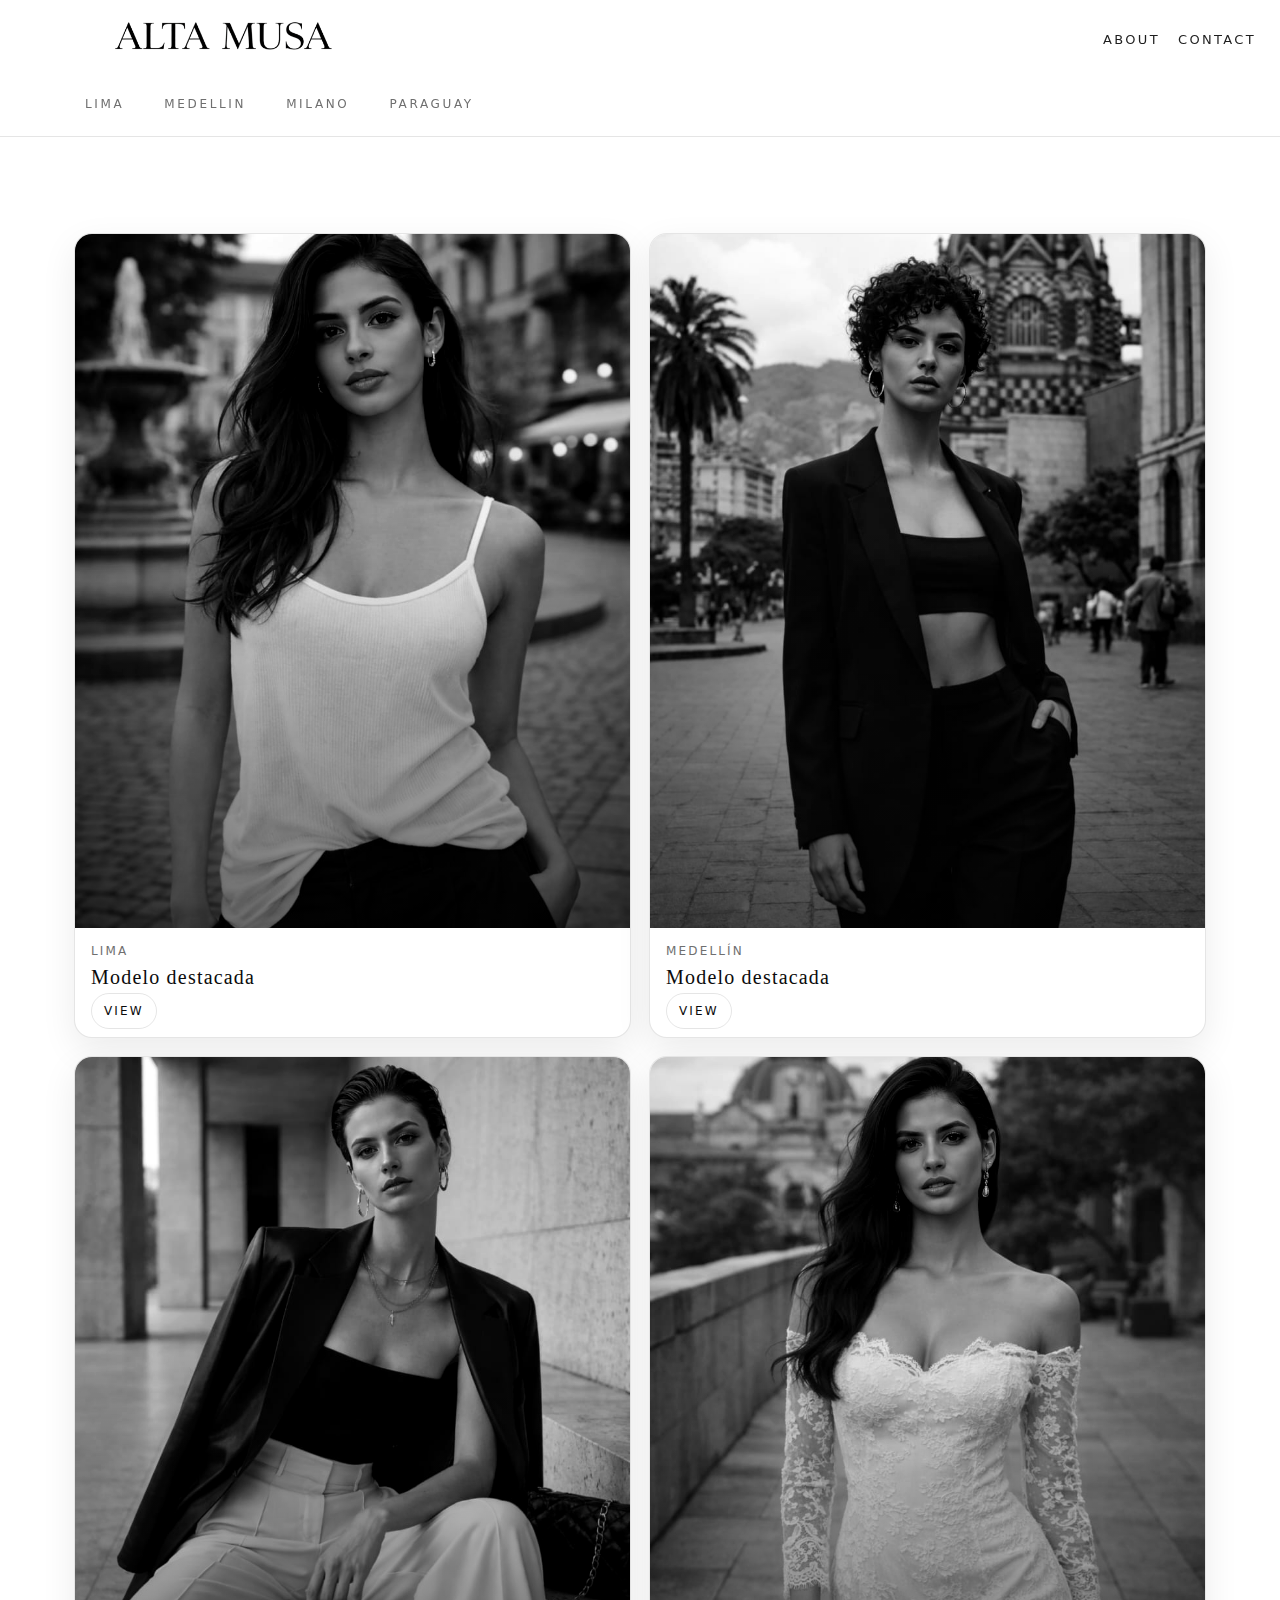
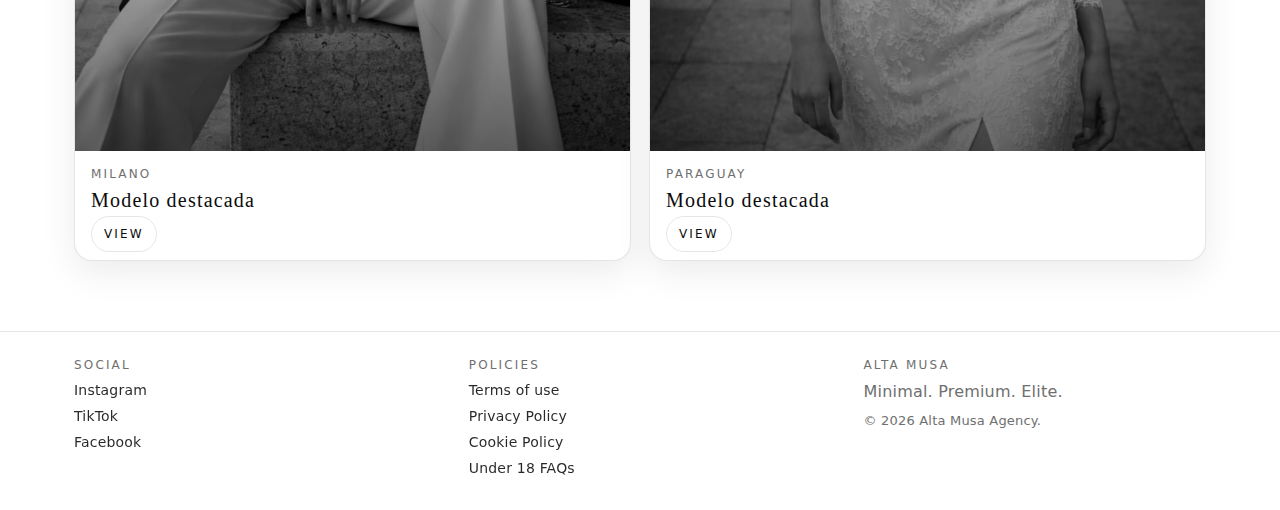
<file: index.html>
<!doctype html>
<html lang="es">
<head>
  <meta charset="utf-8" />
  <meta name="viewport" content="width=device-width,initial-scale=1" />
  <title>ALTA MUSA — Model Agency</title>
  <link rel="icon" type="image/png" href="/favicon.png">
  <link rel="stylesheet" href="css/styles.css" />
</head>
<body>
  <div class="page">
    <div id="header-slot"></div>

    <main>
      <section class="hero">
        <div class="container">
          
          
        </div>
      </section>

      <section class="models">
        <div class="container">
          <div class="grid">

            <article class="card">
              <div class="card-media">
                <img src="assets/img/placeholder1.jpeg" alt="Modelo destacada Lima" loading="lazy"
                     onerror="this.style.display='none';">
                <div class="card-overlay"></div>
              </div>
              <div class="card-body">
                <div class="card-title">Lima</div>
                <div class="card-name">Modelo destacada</div>
                <div style="margin-top:12px;">
                  <a class="card-cta" href="lima.html">View</a>
                </div>
              </div>
            </article>

            <article class="card">
              <div class="card-media">
                <img src="assets/img/placeholder2.jpeg" alt="Modelo destacada Medellín" loading="lazy"
                     onerror="this.style.display='none';">
                <div class="card-overlay"></div>
              </div>
              <div class="card-body">
                <div class="card-title">Medellín</div>
                <div class="card-name">Modelo destacada</div>
                <div style="margin-top:12px;">
                  <a class="card-cta" href="medellin.html">View</a>
                </div>
              </div>
            </article>

            <article class="card">
              <div class="card-media">
                <img src="assets/img/placeholder3.jpeg" alt="Modelo destacada Milano" loading="lazy"
                     onerror="this.style.display='none';">
                <div class="card-overlay"></div>
              </div>
              <div class="card-body">
                <div class="card-title">Milano</div>
                <div class="card-name">Modelo destacada</div>
                <div style="margin-top:12px;">
                  <a class="card-cta" href="milano.html">View</a>
                </div>
              </div>
            </article>

            <article class="card">
              <div class="card-media">
                <img src="assets/img/placeholder4.jpeg" alt="Modelo destacada Paraguay" loading="lazy"
                     onerror="this.style.display='none';">
                <div class="card-overlay"></div>
              </div>
              <div class="card-body">
                <div class="card-title">Paraguay</div>
                <div class="card-name">Modelo destacada</div>
                <div style="margin-top:12px;">
                  <a class="card-cta" href="paraguay.html">View</a>
                </div>
              </div>
            </article>

          </div>
        </div>
      </section>
    </main>

    <div id="footer-slot"></div>
  </div>

  <script src="js/main.js" defer></script>
</body>
</html>
</file>
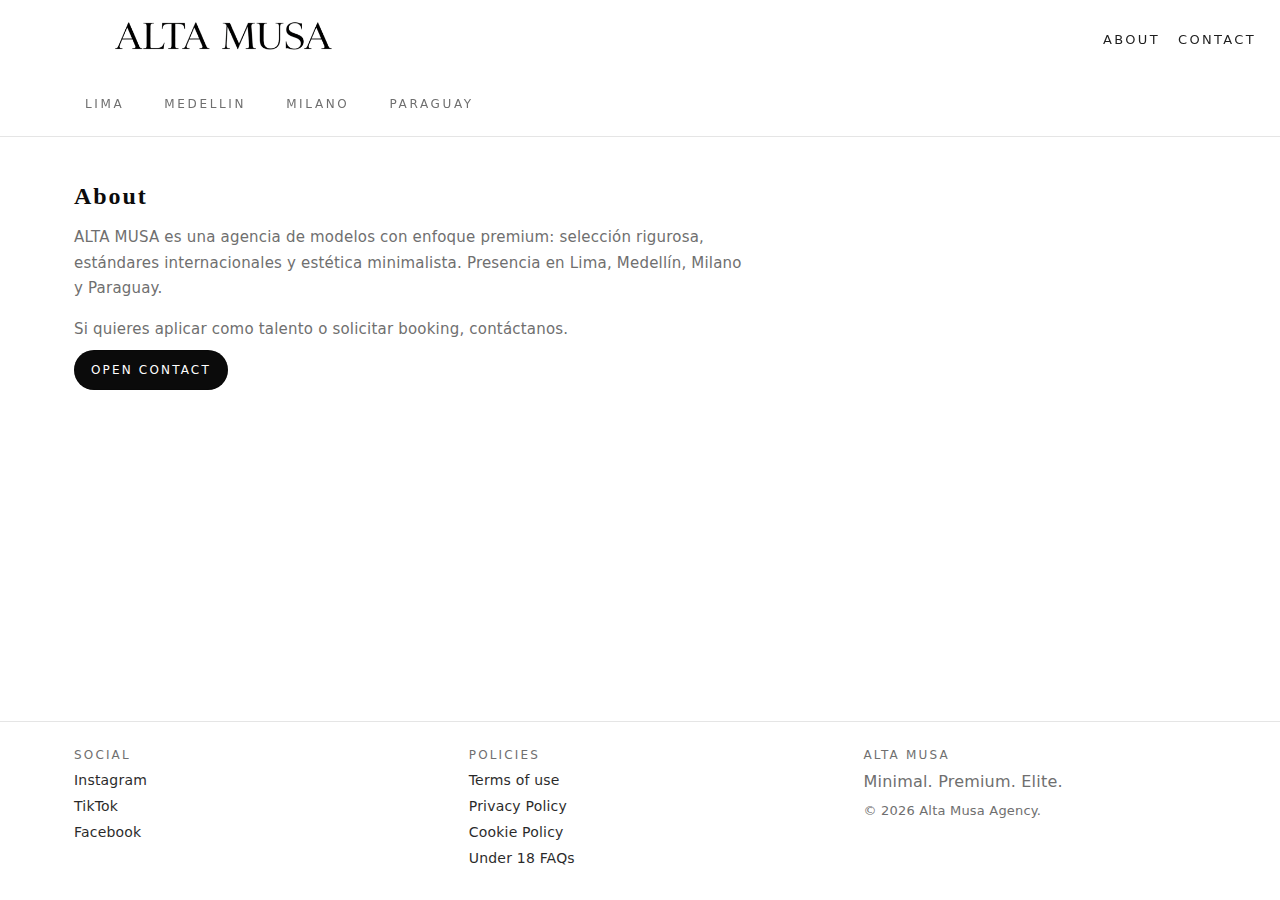
<file: about.html>
<!doctype html>
<html lang="es">
<head>
  <meta charset="utf-8" />
  <meta name="viewport" content="width=device-width,initial-scale=1" />
  <title>About — ALTA MUSA</title>
  <link rel="stylesheet" href="css/styles.css" />
</head>
<body>
  <div class="page">
    <div id="header-slot"></div>

    <main>
      <section class="page-section">
        <div class="container">
          <h2 class="page-title">About</h2>
          <p class="page-text">
            ALTA MUSA es una agencia de modelos con enfoque premium: selección rigurosa,
            estándares internacionales y estética minimalista. Presencia en Lima, Medellín,
            Milano y Paraguay.
          </p>
          <p class="page-text">
            Si quieres aplicar como talento o solicitar booking, contáctanos.
          </p>

          <div style="margin-top:18px;">
            <a class="btn" href="contact.html">Open Contact</a>
          </div>
        </div>
      </section>
    </main>

    <div id="footer-slot"></div>
  </div>

  <script src="js/main.js" defer></script>
</body>
</html>
</file>
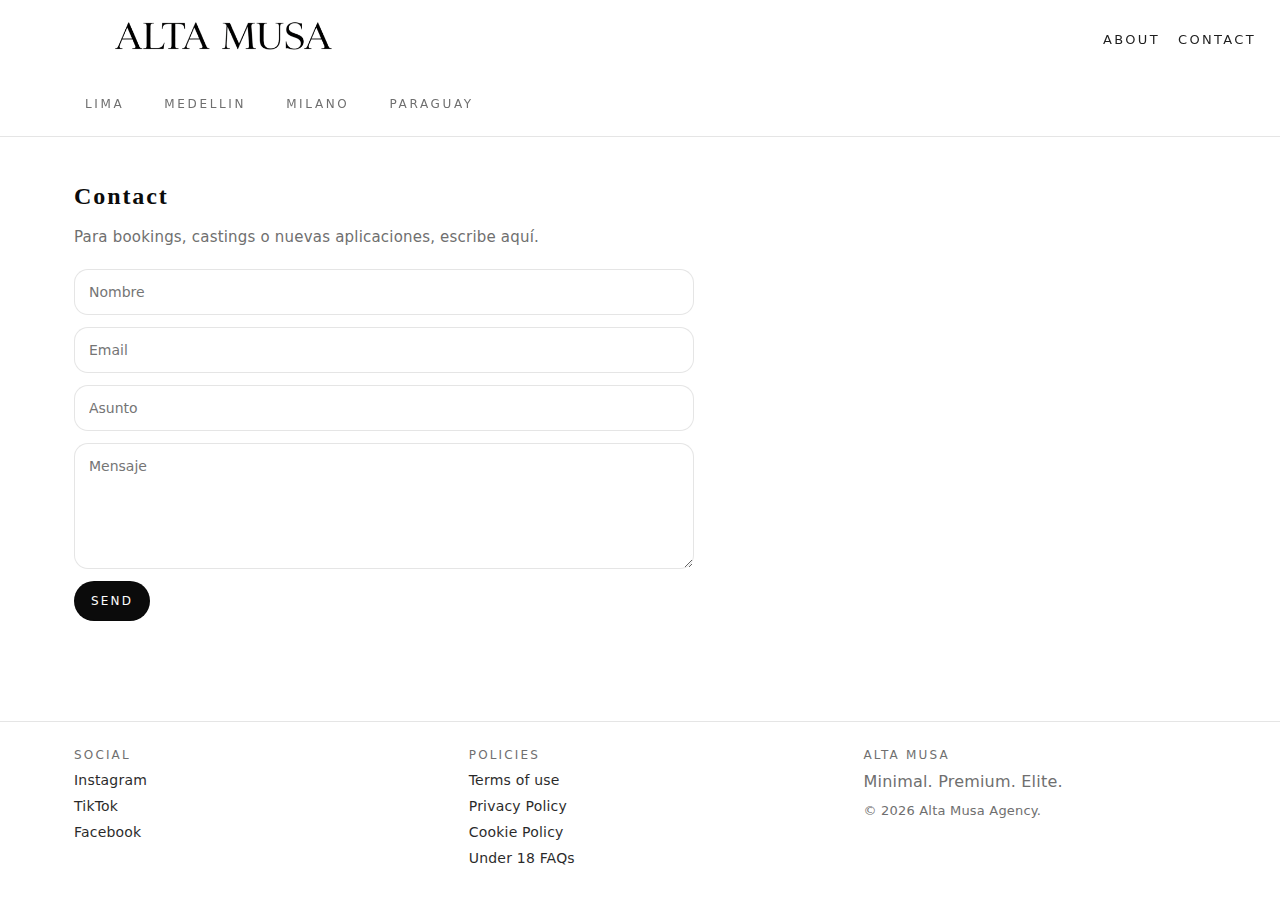
<file: contact.html>
<!doctype html>
<html lang="es">
<head>
  <meta charset="utf-8" />
  <meta name="viewport" content="width=device-width,initial-scale=1" />
  <title>Contact — ALTA MUSA</title>
  <link rel="stylesheet" href="css/styles.css" />
</head>
<body>
  <div class="page">
    <div id="header-slot"></div>

    <main>
      <section class="page-section">
        <div class="container">
          <h2 class="page-title">Contact</h2>
          <p class="page-text">
            Para bookings, castings o nuevas aplicaciones, escribe aquí.
          </p>

          <form class="form" onsubmit="event.preventDefault(); alert('Mensaje enviado.');">
            <input class="input" type="text" name="name" placeholder="Nombre" required />
            <input class="input" type="email" name="email" placeholder="Email" required />
            <input class="input" type="text" name="subject" placeholder="Asunto" />
            <textarea class="input" name="message" rows="6" placeholder="Mensaje" required></textarea>
            <button class="btn" type="submit">Send</button>
          </form>
        </div>
      </section>
    </main>

    <div id="footer-slot"></div>
  </div>

  <script src="js/main.js" defer></script>
</body>
</html>
</file>
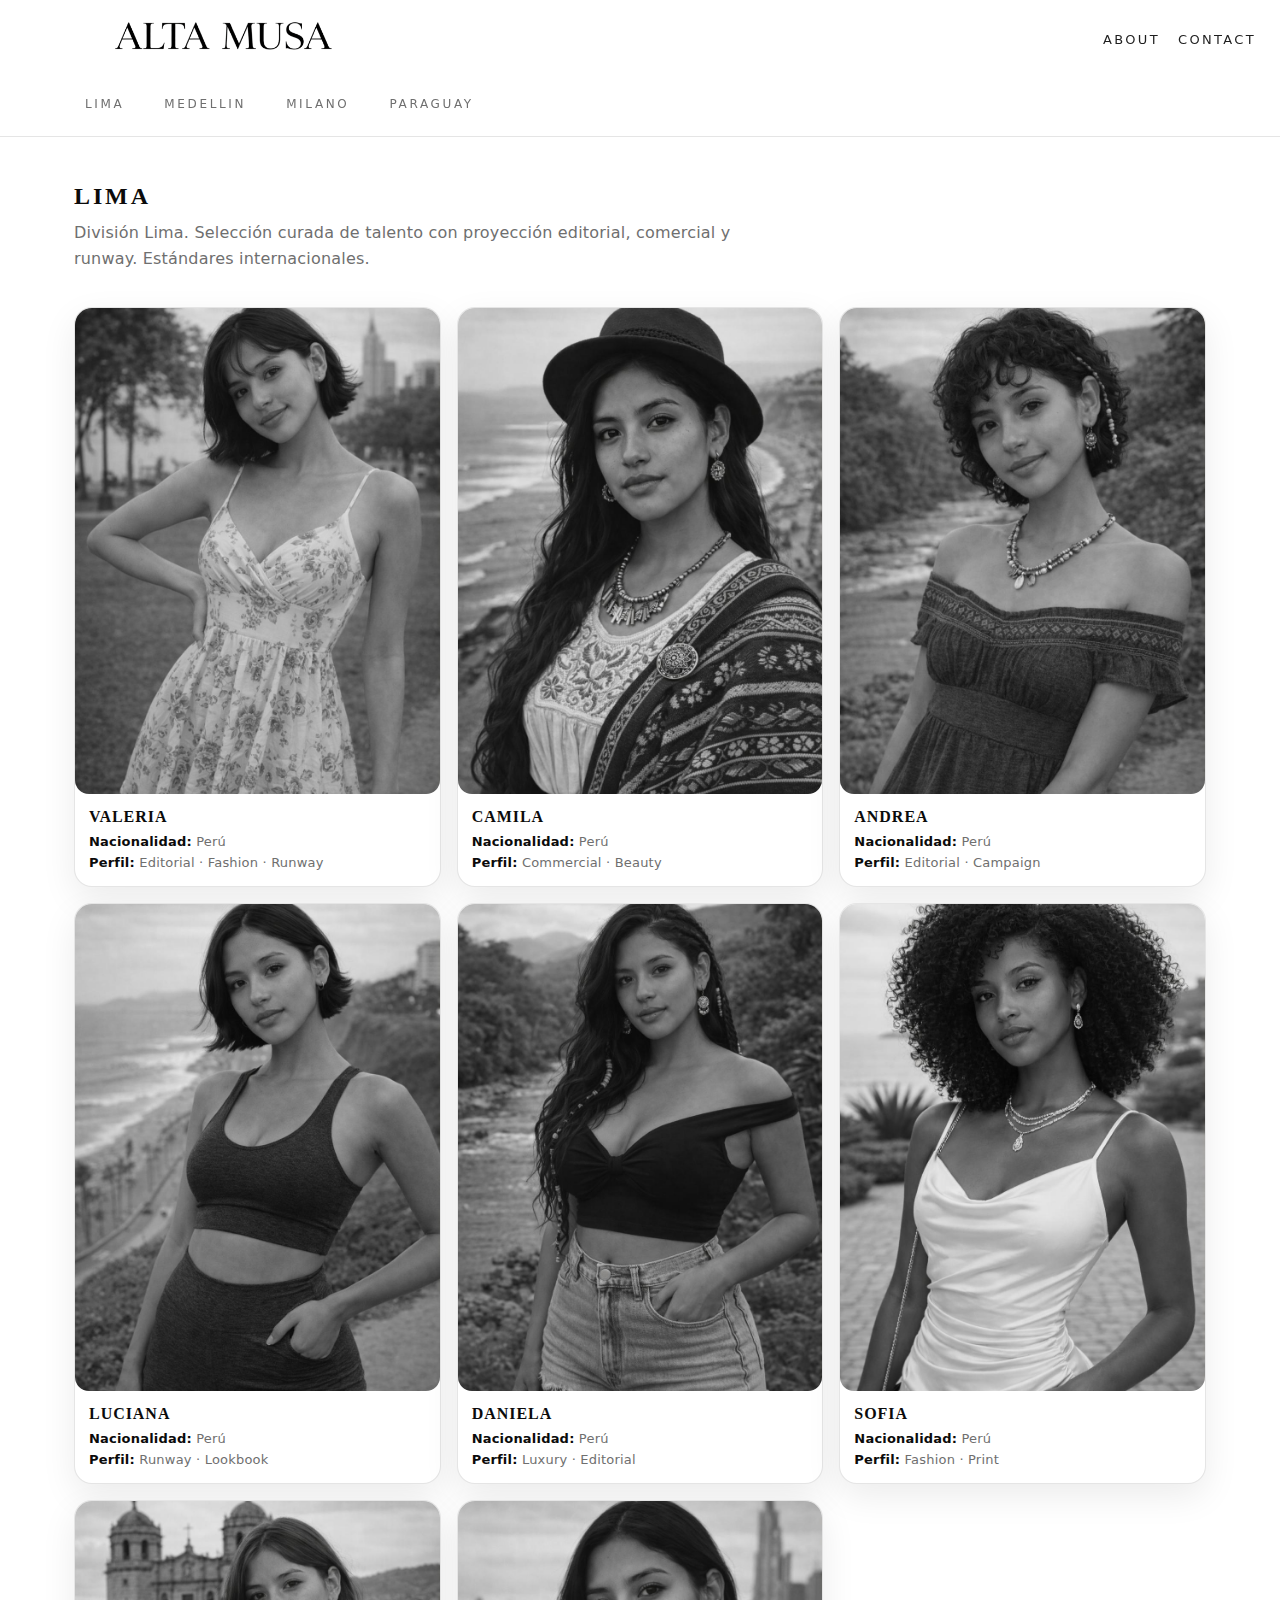
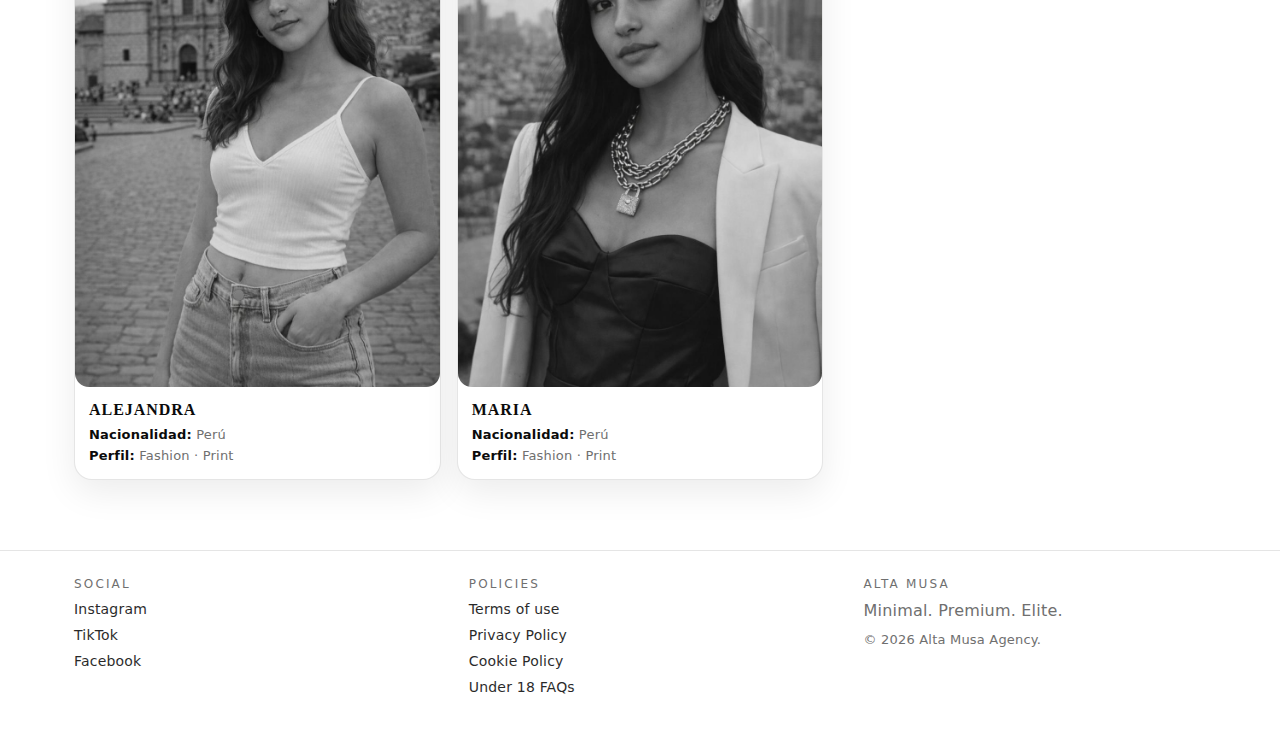
<file: lima.html>
<!doctype html>
<html lang="es">
<head>
  <meta charset="utf-8" />
  <meta name="viewport" content="width=device-width,initial-scale=1" />
  <title>Lima — ALTA MUSA</title>

  <meta name="description" content="ALTA MUSA Lima. Selección premium de modelos. Curaduría estética, disciplina y proyección internacional.">

  <link rel="stylesheet" href="css/styles.css" />
</head>
<body>

  <div class="page">
    <!-- HEADER -->
    <div id="header-slot"></div>

    <!-- HERO CIUDAD -->
    <main>
      <section class="city-hero">
        <div class="container">
          <h2>LIMA</h2>
          <p>
            División Lima. Selección curada de talento con proyección editorial,
            comercial y runway. Estándares internacionales.
          </p>
        </div>
      </section>

      <!-- GRID DE MODELOS -->
      <section class="cards-10">
        <div class="container">
          <div class="cards-grid">

      <!-- PERFIL 01 -->
      <article class="profile">
        <div class="profile-photo">
          <img src="images/lima1.jpeg" alt="Model 01">
        </div>
        <div class="profile-body">
          <h3 class="profile-name">VALERIA</h3>
          <div class="profile-meta">
            <div><b>Nacionalidad:</b> Perú</div>
            <div><b>Perfil:</b> Editorial · Fashion · Runway</div>
          </div>
        </div>
      </article>

      <!-- PERFIL 02 -->
      <article class="profile">
        <div class="profile-photo">
          <img src="images/lima2.jpeg" alt="Model 02">
        </div>
        <div class="profile-body">
          <h3 class="profile-name">CAMILA</h3>
          <div class="profile-meta">
            <div><b>Nacionalidad:</b> Perú</div>
            <div><b>Perfil:</b> Commercial · Beauty</div>
          </div>
        </div>
      </article>

      <!-- PERFIL 03 -->
      <article class="profile">
        <div class="profile-photo">
          <img src="images/lima3.jpeg" alt="Model 03">
        </div>
        <div class="profile-body">
          <h3 class="profile-name">ANDREA</h3>
          <div class="profile-meta">
            <div><b>Nacionalidad:</b> Perú</div>
            <div><b>Perfil:</b> Editorial · Campaign</div>
          </div>
        </div>
      </article>

      <!-- PERFIL 04 -->
      <article class="profile">
        <div class="profile-photo">
          <img src="images/lima4.jpeg" alt="Model 04">
        </div>
        <div class="profile-body">
          <h3 class="profile-name">LUCIANA</h3>
          <div class="profile-meta">
            <div><b>Nacionalidad:</b> Perú</div>
            <div><b>Perfil:</b> Runway · Lookbook</div>
          </div>
        </div>
      </article>

      <!-- PERFIL 05 -->
      <article class="profile">
        <div class="profile-photo">
          <img src="images/lima5.jpeg" alt="Model 05">
        </div>
        <div class="profile-body">
          <h3 class="profile-name">DANIELA</h3>
          <div class="profile-meta">
            <div><b>Nacionalidad:</b> Perú</div>
            <div><b>Perfil:</b> Luxury · Editorial</div>
          </div>
        </div>
      </article>

      <!-- PERFIL 06 -->
      <article class="profile">
        <div class="profile-photo">
          <img src="images/lima6.jpeg" alt="Model 06">
        </div>
        <div class="profile-body">
          <h3 class="profile-name">SOFIA</h3>
          <div class="profile-meta">
            <div><b>Nacionalidad:</b> Perú</div>
            <div><b>Perfil:</b> Fashion · Print</div>
          </div>
        </div>
      </article>

      <!-- PERFIL 07 -->
      <article class="profile">
        <div class="profile-photo">
          <img src="images/lima7.jpeg" alt="Model 07">
        </div>
        <div class="profile-body">
          <h3 class="profile-name">ALEJANDRA</h3>
          <div class="profile-meta">
            <div><b>Nacionalidad:</b> Perú</div>
            <div><b>Perfil:</b> Fashion · Print</div>
          </div>
        </div>
      </article>

       <!-- PERFIL 08 -->
      <article class="profile">
        <div class="profile-photo">
          <img src="images/lima8.jpeg" alt="Model 08">
        </div>
        <div class="profile-body">
          <h3 class="profile-name">MARIA</h3>
          <div class="profile-meta">
            <div><b>Nacionalidad:</b> Perú</div>
            <div><b>Perfil:</b> Fashion · Print</div>
          </div>
        </div>
      </article>

    </div>
        </div>
      </section>
    </main>

    <!-- FOOTER -->
    <div id="footer-slot"></div>
  </div>

  <script src="js/main.js" defer></script>
</body>
</html>
</file>
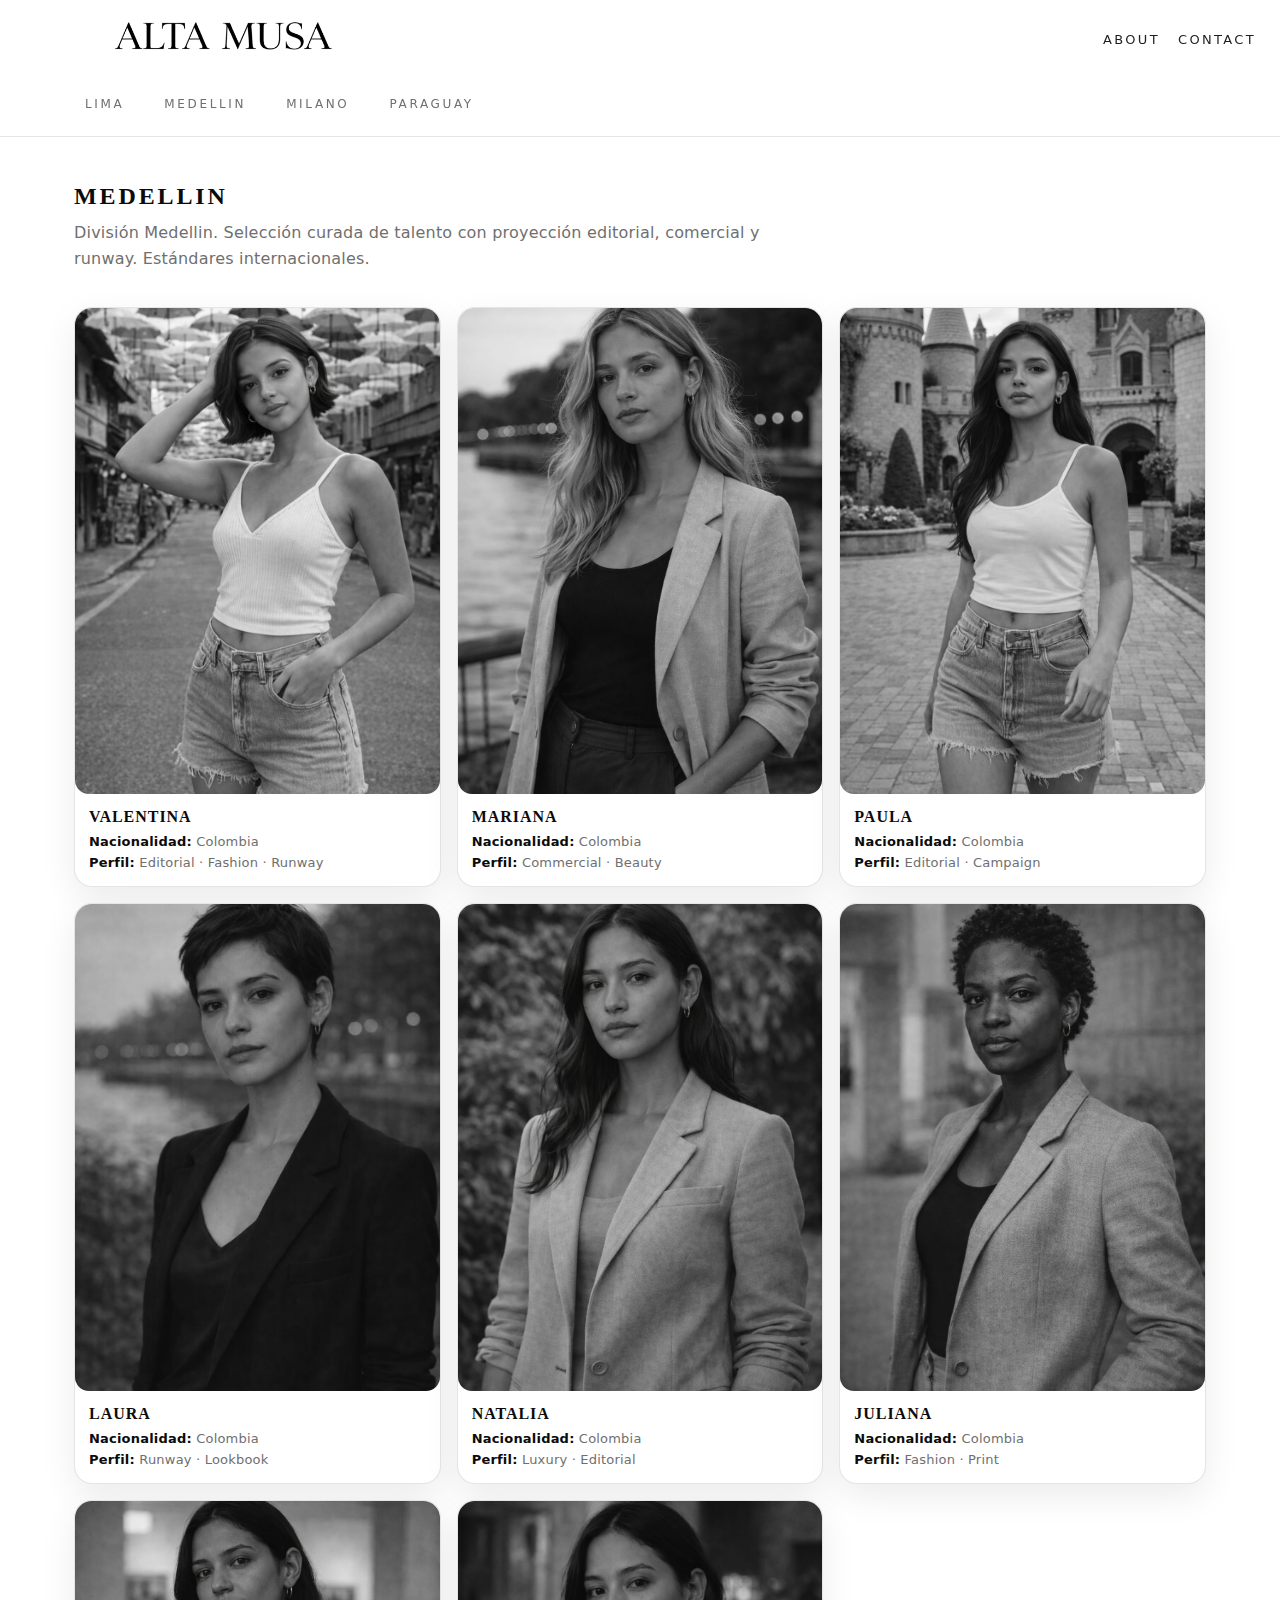
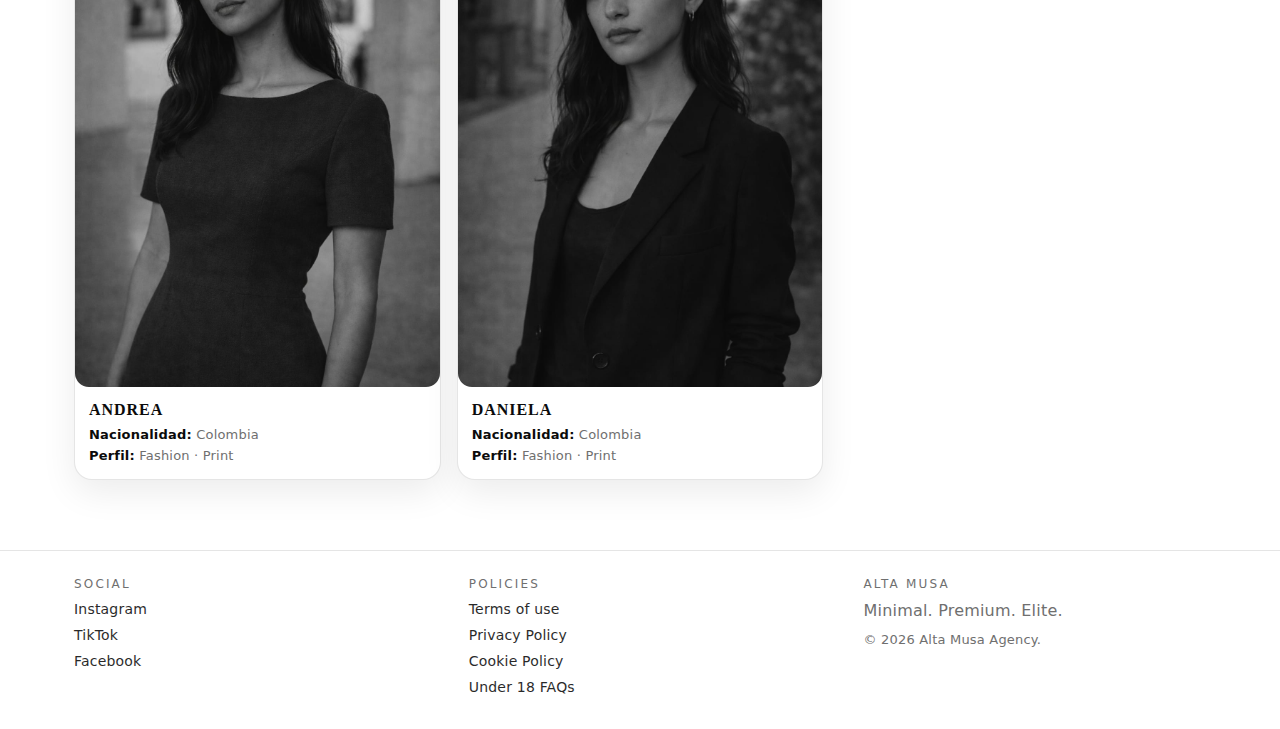
<file: medellin.html>
<!doctype html>
<html lang="es">
<head>
  <meta charset="utf-8" />
  <meta name="viewport" content="width=device-width,initial-scale=1" />
  <title>Lima — ALTA MUSA</title>

  <meta name="description" content="ALTA MUSA Lima. Selección premium de modelos. Curaduría estética, disciplina y proyección internacional.">

  <link rel="stylesheet" href="css/styles.css" />
</head>
<body>

  <div class="page">
    <!-- HEADER -->
    <div id="header-slot"></div>

    <!-- HERO CIUDAD -->
    <main>
      <section class="city-hero">
        <div class="container">
          <h2>MEDELLIN</h2>
          <p>
            División Medellin. Selección curada de talento con proyección editorial,
            comercial y runway. Estándares internacionales.
          </p>
        </div>
      </section>

      <!-- GRID DE MODELOS -->
      <section class="cards-10">
        <div class="container">
          <div class="cards-grid">

      <!-- PERFIL 01 -->
      <article class="profile">
        <div class="profile-photo">
          <img src="images/medellin1.jpeg" alt="Model 01">
        </div>
        <div class="profile-body">
          <h3 class="profile-name">VALENTINA</h3>
          <div class="profile-meta">
            <div><b>Nacionalidad:</b> Colombia</div>
            <div><b>Perfil:</b> Editorial · Fashion · Runway</div>
          </div>
        </div>
      </article>

      <!-- PERFIL 02 -->
      <article class="profile">
        <div class="profile-photo">
          <img src="images/medellin2.jpeg" alt="Model 02">
        </div>
        <div class="profile-body">
          <h3 class="profile-name">MARIANA</h3>
          <div class="profile-meta">
            <div><b>Nacionalidad:</b> Colombia</div>
            <div><b>Perfil:</b> Commercial · Beauty</div>
          </div>
        </div>
      </article>

      <!-- PERFIL 03 -->
      <article class="profile">
        <div class="profile-photo">
          <img src="images/medellin3.jpeg" alt="Model 03">
        </div>
        <div class="profile-body">
          <h3 class="profile-name">PAULA</h3>
          <div class="profile-meta">
            <div><b>Nacionalidad:</b> Colombia</div>
            <div><b>Perfil:</b> Editorial · Campaign</div>
          </div>
        </div>
      </article>

      <!-- PERFIL 04 -->
      <article class="profile">
        <div class="profile-photo">
          <img src="images/medellin4.jpeg" alt="Model 04">
        </div>
        <div class="profile-body">
          <h3 class="profile-name">LAURA</h3>
          <div class="profile-meta">
            <div><b>Nacionalidad:</b> Colombia</div>
            <div><b>Perfil:</b> Runway · Lookbook</div>
          </div>
        </div>
      </article>

      <!-- PERFIL 05 -->
      <article class="profile">
        <div class="profile-photo">
          <img src="images/medellin5.jpeg" alt="Model 05">
        </div>
        <div class="profile-body">
          <h3 class="profile-name">NATALIA</h3>
          <div class="profile-meta">
            <div><b>Nacionalidad:</b> Colombia</div>
            <div><b>Perfil:</b> Luxury · Editorial</div>
          </div>
        </div>
      </article>

      <!-- PERFIL 06 -->
      <article class="profile">
        <div class="profile-photo">
          <img src="images/medellin6.jpeg" alt="Model 06">
        </div>
        <div class="profile-body">
          <h3 class="profile-name">JULIANA</h3>
          <div class="profile-meta">
            <div><b>Nacionalidad:</b> Colombia</div>
            <div><b>Perfil:</b> Fashion · Print</div>
          </div>
        </div>
      </article>

      <!-- PERFIL 07 -->
      <article class="profile">
        <div class="profile-photo">
          <img src="images/medellin7.jpeg" alt="Model 07">
        </div>
        <div class="profile-body">
          <h3 class="profile-name">ANDREA</h3>
          <div class="profile-meta">
            <div><b>Nacionalidad:</b> Colombia</div>
            <div><b>Perfil:</b> Fashion · Print</div>
          </div>
        </div>
      </article>

       <!-- PERFIL 08 -->
      <article class="profile">
        <div class="profile-photo">
          <img src="images/medellin8.jpeg" alt="Model 08">
        </div>
        <div class="profile-body">
          <h3 class="profile-name">DANIELA</h3>
          <div class="profile-meta">
            <div><b>Nacionalidad:</b> Colombia</div>
            <div><b>Perfil:</b> Fashion · Print</div>
          </div>
        </div>
      </article>
</div>
        </div>
      </section>
    </main>

    <!-- FOOTER -->
    <div id="footer-slot"></div>
  </div>

  <script src="js/main.js" defer></script>
</body>
</html>
</file>
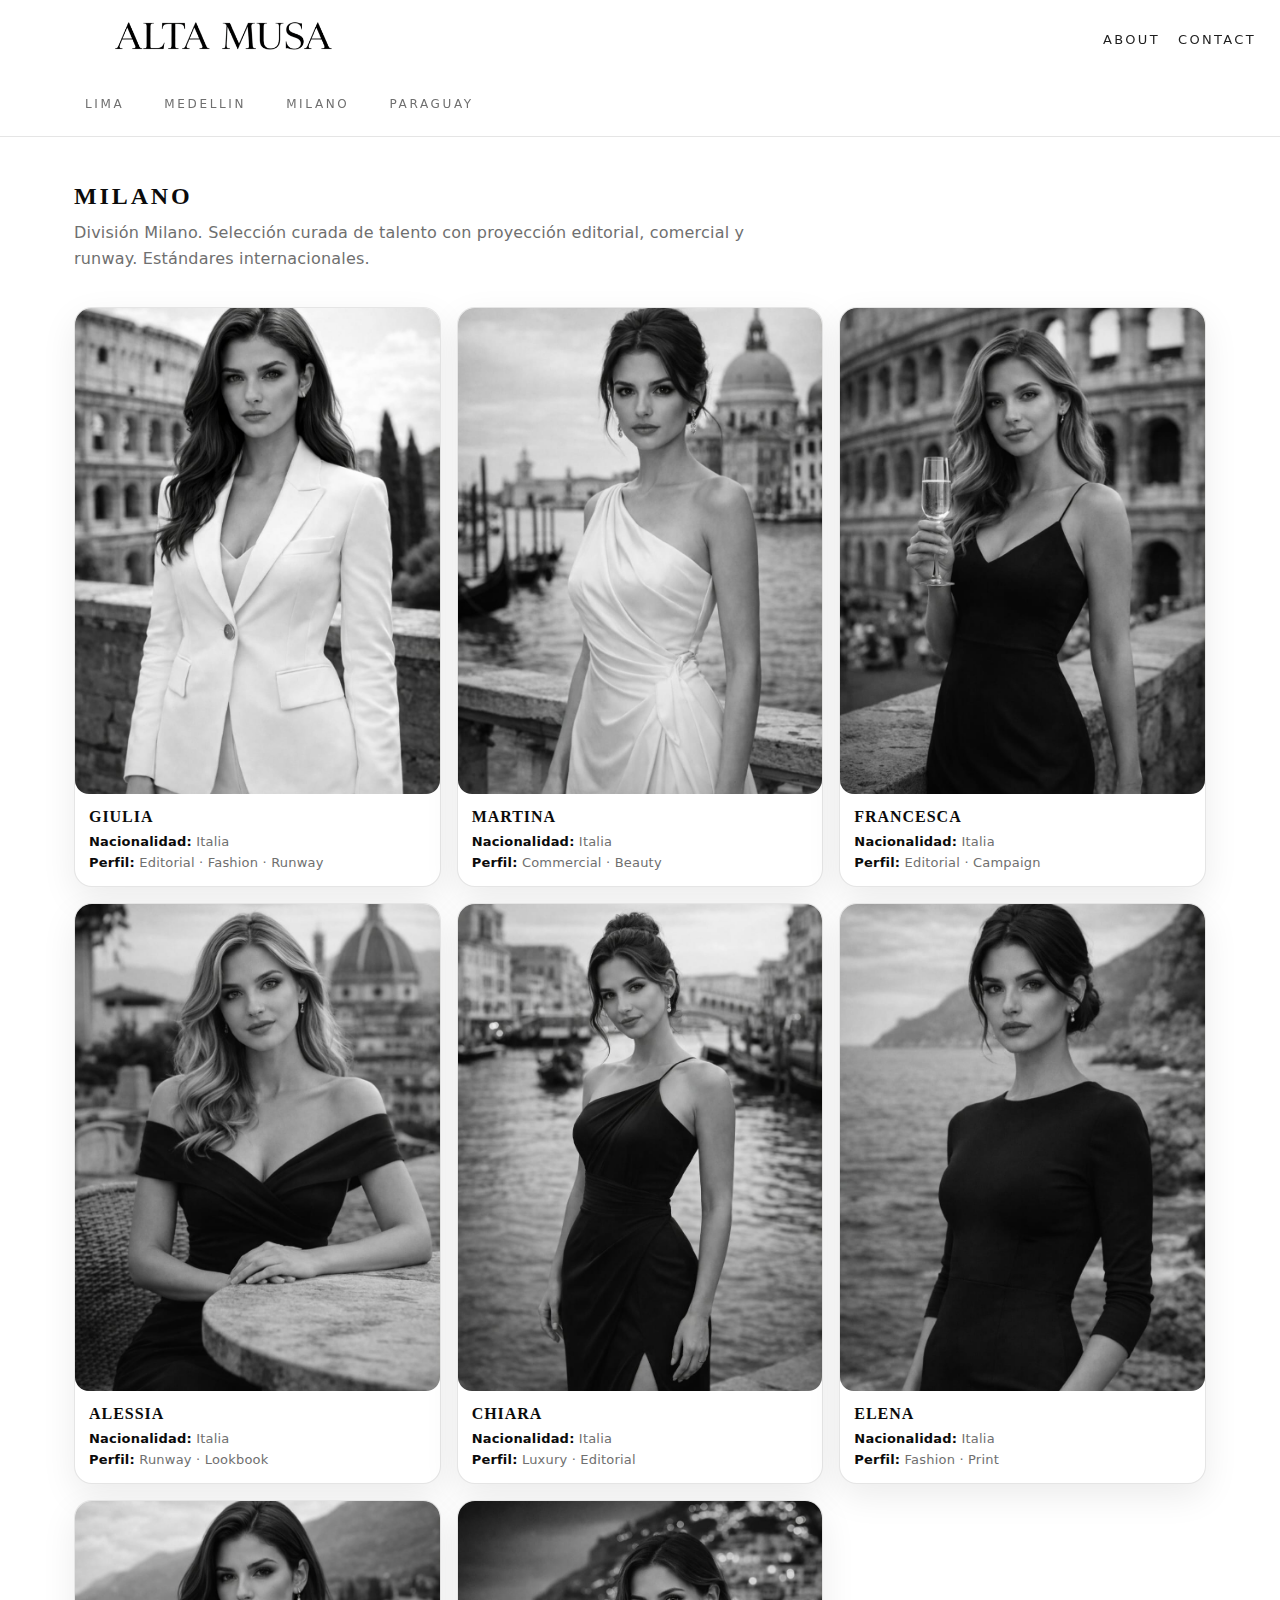
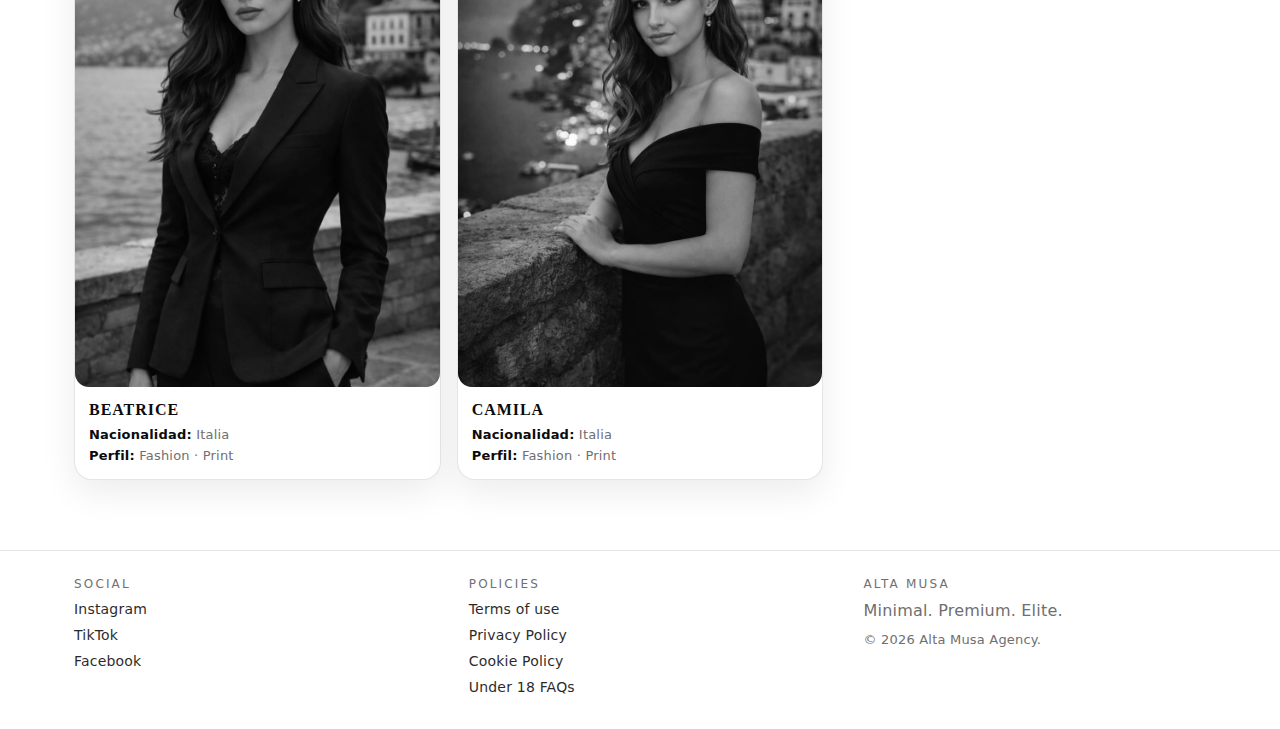
<file: milano.html>
<!doctype html>
<html lang="es">
<head>
  <meta charset="utf-8" />
  <meta name="viewport" content="width=device-width,initial-scale=1" />
  <title>Lima — ALTA MUSA</title>

  <meta name="description" content="ALTA MUSA Lima. Selección premium de modelos. Curaduría estética, disciplina y proyección internacional.">

  <link rel="stylesheet" href="css/styles.css" />
</head>
<body>

  <div class="page">
    <!-- HEADER -->
    <div id="header-slot"></div>

    <!-- HERO CIUDAD -->
    <main>
      <section class="city-hero">
        <div class="container">
          <h2>MILANO</h2>
          <p>
            División Milano. Selección curada de talento con proyección editorial,
            comercial y runway. Estándares internacionales.
          </p>
        </div>
      </section>

      <!-- GRID DE MODELOS -->
      <section class="cards-10">
        <div class="container">
          <div class="cards-grid">

      <!-- PERFIL 01 -->
      <article class="profile">
        <div class="profile-photo">
          <img src="images/italia1.jpeg" alt="Model 01">
        </div>
        <div class="profile-body">
          <h3 class="profile-name">GIULIA</h3>
          <div class="profile-meta">
            <div><b>Nacionalidad:</b> Italia</div>
            <div><b>Perfil:</b> Editorial · Fashion · Runway</div>
          </div>
        </div>
      </article>

      <!-- PERFIL 02 -->
      <article class="profile">
        <div class="profile-photo">
          <img src="images/italia2.jpeg" alt="Model 02">
        </div>
        <div class="profile-body">
          <h3 class="profile-name">MARTINA</h3>
          <div class="profile-meta">
            <div><b>Nacionalidad:</b> Italia</div>
            <div><b>Perfil:</b> Commercial · Beauty</div>
          </div>
        </div>
      </article>

      <!-- PERFIL 03 -->
      <article class="profile">
        <div class="profile-photo">
          <img src="images/italia3.jpeg" alt="Model 03">
        </div>
        <div class="profile-body">
          <h3 class="profile-name">FRANCESCA</h3>
          <div class="profile-meta">
            <div><b>Nacionalidad:</b> Italia</div>
            <div><b>Perfil:</b> Editorial · Campaign</div>
          </div>
        </div>
      </article>

      <!-- PERFIL 04 -->
      <article class="profile">
        <div class="profile-photo">
          <img src="images/italia4.jpeg" alt="Model 04">
        </div>
        <div class="profile-body">
          <h3 class="profile-name">ALESSIA</h3>
          <div class="profile-meta">
            <div><b>Nacionalidad:</b> Italia</div>
            <div><b>Perfil:</b> Runway · Lookbook</div>
          </div>
        </div>
      </article>

      <!-- PERFIL 05 -->
      <article class="profile">
        <div class="profile-photo">
          <img src="images/italia5.jpeg" alt="Model 05">
        </div>
        <div class="profile-body">
          <h3 class="profile-name">CHIARA</h3>
          <div class="profile-meta">
            <div><b>Nacionalidad:</b> Italia</div>
            <div><b>Perfil:</b> Luxury · Editorial</div>
          </div>
        </div>
      </article>

      <!-- PERFIL 06 -->
      <article class="profile">
        <div class="profile-photo">
          <img src="images/italia6.jpeg" alt="Model 06">
        </div>
        <div class="profile-body">
          <h3 class="profile-name">ELENA</h3>
          <div class="profile-meta">
            <div><b>Nacionalidad:</b> Italia</div>
            <div><b>Perfil:</b> Fashion · Print</div>
          </div>
        </div>
      </article>

      <!-- PERFIL 07 -->
      <article class="profile">
        <div class="profile-photo">
          <img src="images/italia7.jpeg" alt="Model 07">
        </div>
        <div class="profile-body">
          <h3 class="profile-name">BEATRICE</h3>
          <div class="profile-meta">
            <div><b>Nacionalidad:</b> Italia</div>
            <div><b>Perfil:</b> Fashion · Print</div>
          </div>
        </div>
      </article>

       <!-- PERFIL 08 -->
      <article class="profile">
        <div class="profile-photo">
          <img src="images/italia8.jpeg" alt="Model 08">
        </div>
        <div class="profile-body">
          <h3 class="profile-name">CAMILA</h3>
          <div class="profile-meta">
            <div><b>Nacionalidad:</b> Italia</div>
            <div><b>Perfil:</b> Fashion · Print</div>
          </div>
        </div>
      </article>

    </div>
        </div>
      </section>
    </main>

    <!-- FOOTER -->
    <div id="footer-slot"></div>
  </div>

  <script src="js/main.js" defer></script>
</body>
</html>
</file>
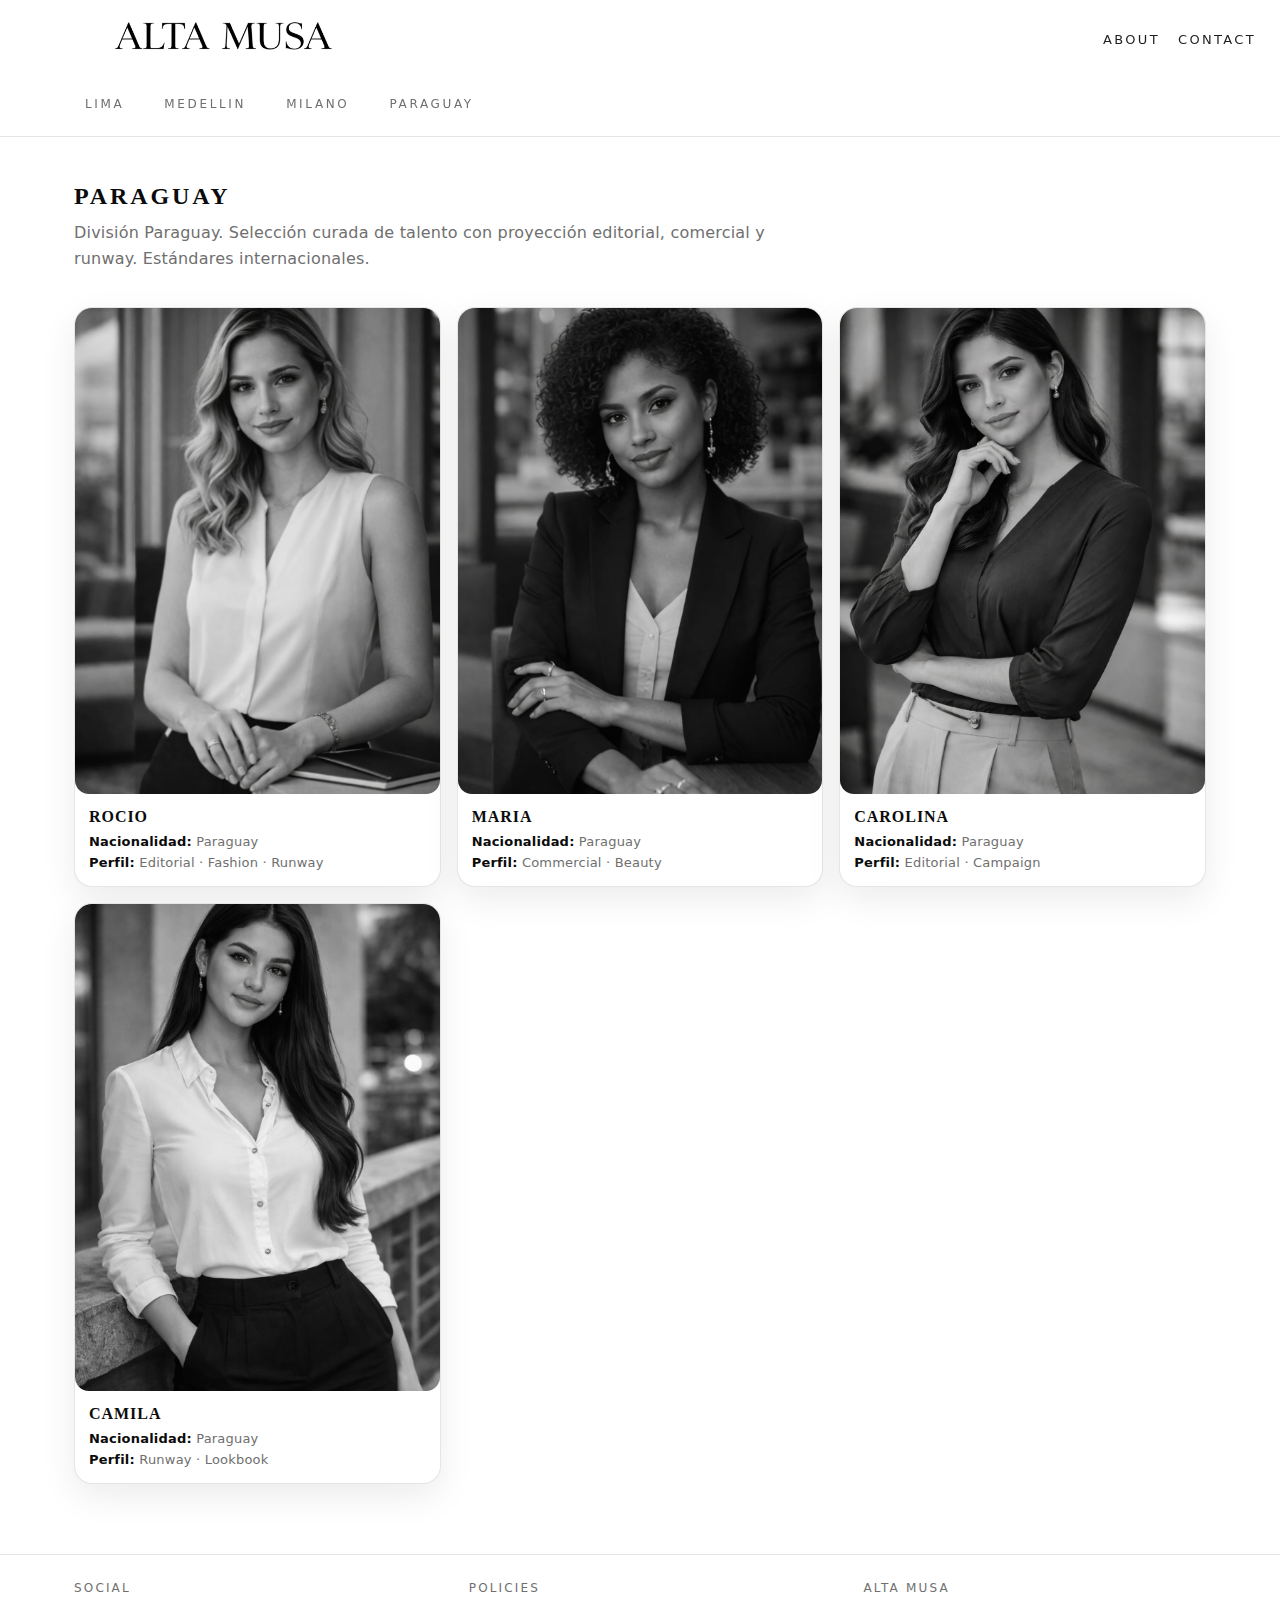
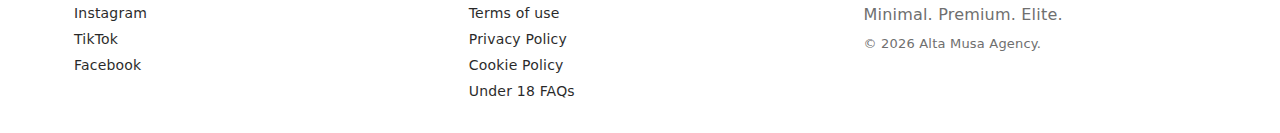
<file: paraguay.html>
<!doctype html>
<html lang="es">
<head>
  <meta charset="utf-8" />
  <meta name="viewport" content="width=device-width,initial-scale=1" />
  <title>Lima — ALTA MUSA</title>

  <meta name="description" content="ALTA MUSA Lima. Selección premium de modelos. Curaduría estética, disciplina y proyección internacional.">

  <link rel="stylesheet" href="css/styles.css" />
</head>
<body>

  <div class="page">
    <!-- HEADER -->
    <div id="header-slot"></div>

    <!-- HERO CIUDAD -->
    <main>
      <section class="city-hero">
        <div class="container">
          <h2>PARAGUAY</h2>
          <p>
            División Paraguay. Selección curada de talento con proyección editorial,
            comercial y runway. Estándares internacionales.
          </p>
        </div>
      </section>

      <!-- GRID DE MODELOS -->
      <section class="cards-10">
        <div class="container">
          <div class="cards-grid">

      <!-- PERFIL 01 -->
      <article class="profile">
        <div class="profile-photo">
          <img src="images/g1.jpeg" alt="Model 01">
        </div>
        <div class="profile-body">
          <h3 class="profile-name">ROCIO</h3>
          <div class="profile-meta">
            <div><b>Nacionalidad:</b> Paraguay</div>
            <div><b>Perfil:</b> Editorial · Fashion · Runway</div>
          </div>
        </div>
      </article>

      <!-- PERFIL 02 -->
      <article class="profile">
        <div class="profile-photo">
          <img src="images/g2.jpeg" alt="Model 02">
        </div>
        <div class="profile-body">
          <h3 class="profile-name">MARIA</h3>
          <div class="profile-meta">
            <div><b>Nacionalidad:</b> Paraguay</div>
            <div><b>Perfil:</b> Commercial · Beauty</div>
          </div>
        </div>
      </article>

      <!-- PERFIL 03 -->
      <article class="profile">
        <div class="profile-photo">
          <img src="images/g3.jpeg" alt="Model 03">
        </div>
        <div class="profile-body">
          <h3 class="profile-name">CAROLINA</h3>
          <div class="profile-meta">
            <div><b>Nacionalidad:</b> Paraguay</div>
            <div><b>Perfil:</b> Editorial · Campaign</div>
          </div>
        </div>
      </article>

      <!-- PERFIL 04 -->
      <article class="profile">
        <div class="profile-photo">
          <img src="images/g4.jpeg" alt="Model 04">
        </div>
        <div class="profile-body">
          <h3 class="profile-name">CAMILA</h3>
          <div class="profile-meta">
            <div><b>Nacionalidad:</b> Paraguay</div>
            <div><b>Perfil:</b> Runway · Lookbook</div>
          </div>
        </div>
      </article>

    </div>
        </div>
      </section>
    </main>

    <!-- FOOTER -->
    <div id="footer-slot"></div>
  </div>

  <script src="js/main.js" defer></script>
</body>
</html>
</file>
<file: css/styles.css>
:root{
  --bg:#ffffff;
  --fg:#0b0b0b;
  --muted:#6f6f6f;
  --line: rgba(0,0,0,.10);

  --max: 1180px;
  --pad: 24px;

  --radius: 18px;
  --shadow: 0 18px 50px rgba(0,0,0,.10);
  --shadow-soft: 0 12px 35px rgba(0,0,0,.08);

  --t1: clamp(28px, 3.2vw, 48px);
  --t2: clamp(18px, 2.2vw, 24px);
}

*{ box-sizing:border-box; }
html,body{ height:100%; }
body{
  margin:0;
  background:var(--bg);
  color:var(--fg);
  font-family: ui-serif, "Times New Roman", Times, serif;
  letter-spacing: .2px;
}
a{ color:inherit; text-decoration:none; }
img{ max-width:100%; display:block; }

.container{
  width:min(var(--max), 100%);
  margin:0 auto;
  padding: 0 var(--pad);
}
.page{ min-height:100dvh; display:flex; flex-direction:column; }
main{ flex:1; }

/* HEADER (altura fija, logo grande sin romper) */
.site-header{
  position:sticky;
  top:0;
  z-index:20;
  background: rgba(255,255,255,.88);
  backdrop-filter: blur(10px);
  border-bottom: 1px solid var(--line);
}

/* HEADER CON LOGO XL (NO ROMPE ALTURA) */
.header-top{
  height: 78px;                 /* header fijo */
  display: flex;
  align-items: center;
  justify-content: space-between;
  padding: 0 var(--pad);        /* clave: sin padding vertical */
  overflow: hidden;             /* evita que el logo empuje */
}

.brand{
  display: flex;
  align-items: center;
  height: 100%;
}

.brand-logo{
  height: 400px;                 /* 🔥 LOGO MUY GRANDE */
  width: auto;
  object-fit: contain;
  transform: translateY(2px);   /* ajuste fino visual */
}
@media (max-width: 720px){
  .header-top{
    height: 70px;
  }

  .brand-logo{
    height: 62px;
  }
}


.nav-right{ display:flex; gap:18px; align-items:center; }
.nav-link{
  font-family: ui-sans-serif, system-ui, -apple-system, Segoe UI, Roboto, Arial, sans-serif;
  font-size: 13px;
  letter-spacing: .18em;
  text-transform: uppercase;
  opacity:.92;
  position:relative;
  padding: 8px 0;
}
.nav-link::after{
  content:"";
  position:absolute;
  left:0; bottom:0;
  height:1px; width:0%;
  background: var(--fg);
  transition: width .22s ease;
}
.nav-link:hover::after{ width:100%; }

.header-bottom{
  max-width: var(--max);
  margin: 0 auto;
  padding: 10px var(--pad) 16px;
  display:flex;
  gap:18px;
  flex-wrap:wrap;
}

.city-link{
  font-family: ui-sans-serif, system-ui, -apple-system, Segoe UI, Roboto, Arial, sans-serif;
  font-size: 12px;
  letter-spacing: .22em;
  text-transform: uppercase;
  color: var(--muted);
  padding: 8px 10px;
  border: 1px solid transparent;
  border-radius: 999px;
  transition: all .2s ease;
}
.city-link:hover{
  color: var(--fg);
  border-color: var(--line);
  background: rgba(0,0,0,.03);
}

/* Mobile menu */
.menu-btn{
  display:none;
  width:42px;
  height:42px;
  border:1px solid var(--line);
  border-radius: 12px;
  background:transparent;
  align-items:center;
  justify-content:center;
  gap:6px;
  cursor:pointer;
}
.menu-btn span{ width:18px; height:1px; background: var(--fg); display:block; opacity:.9; }

.mobile-panel{
  border-top:1px solid var(--line);
  padding: 14px var(--pad) 18px;
  max-width: var(--max);
  margin:0 auto;
}
.mobile-links, .mobile-cities{ display:flex; flex-wrap:wrap; gap:12px; align-items:center; }
.mobile-links{ padding-bottom: 10px; }
.mobile-cities{ padding-top: 10px; border-top:1px solid var(--line); }

/* HERO */
.hero{ padding: 52px 0 22px; }
.hero h1{ margin:0; font-size: var(--t1); font-weight: 500; letter-spacing: .04em; }
.hero p{
  margin: 12px 0 0;
  max-width: 60ch;
  color: var(--muted);
  font-family: ui-sans-serif, system-ui, -apple-system, Segoe UI, Roboto, Arial, sans-serif;
  line-height: 1.55;
  font-size: 15px;
}

/* HOME - 4 bloques */
.models{ padding: 22px 0 70px; }
.grid{
  display:grid;
  grid-template-columns: repeat(12, 1fr);
  gap: 18px;
}
.card{
  grid-column: span 6;
  border-radius: var(--radius);
  overflow:hidden;
  border:1px solid var(--line);
  background:#fff;
  box-shadow: var(--shadow-soft);
  transition: transform .25s ease, box-shadow .25s ease;
}
.card:hover{ transform: translateY(-4px); box-shadow: var(--shadow); }
.card-media{ position:relative; aspect-ratio: 4/5; background: #f2f2f2; }
.card-media img{ width:100%; height:100%; object-fit:cover; filter: grayscale(100%) contrast(1.08); }
.card-overlay{ position:absolute; inset:0; background: linear-gradient(to top, rgba(0,0,0,.55), rgba(0,0,0,0) 60%); pointer-events:none; }
.card-body{ padding: 16px 16px 18px; }
.card-title{
  font-family: ui-sans-serif, system-ui, -apple-system, Segoe UI, Roboto, Arial, sans-serif;
  text-transform: uppercase;
  letter-spacing: .18em;
  font-size: 12px;
  color: var(--muted);
}
.card-name{ margin: 8px 0 0; font-size: 20px; letter-spacing: .06em; }
.card-cta{
  font-family: ui-sans-serif, system-ui, -apple-system, Segoe UI, Roboto, Arial, sans-serif;
  font-size: 12px;
  letter-spacing: .18em;
  text-transform: uppercase;
  padding: 10px 12px;
  border-radius: 999px;
  border:1px solid var(--line);
}
.card-cta:hover{ background: rgba(0,0,0,.04); border-color: rgba(0,0,0,.18); }

/* CITY PAGES - 10 recuadros */
.city-hero{ padding: 46px 0 18px; }
.city-hero h2{ margin:0; font-size: var(--t2); letter-spacing:.12em; text-transform:uppercase; }
.city-hero p{
  margin: 10px 0 0;
  color: var(--muted);
  font-family: ui-sans-serif, system-ui, -apple-system, Segoe UI, Roboto, Arial, sans-serif;
  line-height: 1.6;
  max-width: 70ch;
}
.cards-10{ padding: 18px 0 70px; }
.cards-grid{
  display:grid;
  grid-template-columns: repeat(12, 1fr);
  gap: 16px;
}
.profile{
  grid-column: span 4;
  border:1px solid var(--line);
  border-radius: 18px;
  overflow:hidden;
  background:#fff;
  box-shadow: var(--shadow-soft);
  transition: transform .2s ease, box-shadow .2s ease;
}
.profile:hover{ transform: translateY(-3px); box-shadow: var(--shadow); }

.profile-photo {
  width: 100%;
  aspect-ratio: 3 / 4;   /* 🔥 todas iguales */
  overflow: hidden;
  border-radius: 14px;
}

.profile-photo img {
  width: 100%;
  height: 100%;
  object-fit: cover;     /* 🔥 llena sin deformar */
  display: block;
}


.profile-body{ padding: 14px 14px 16px; }
.profile-name{ margin:0; font-size: 16px; letter-spacing:.06em; }
.profile-meta{
  margin-top: 8px;
  display:grid;
  gap:6px;
  color: var(--muted);
  font-family: ui-sans-serif, system-ui;
  font-size: 13px;
}
.profile-meta b{ color: var(--fg); font-weight:600; }

.page-section{ padding: 46px 0 70px; }
.page-title{ font-size: var(--t2); letter-spacing: .08em; margin:0 0 12px; }
.page-text{
  max-width: 70ch;
  color: var(--muted);
  font-family: ui-sans-serif, system-ui, -apple-system, Segoe UI, Roboto, Arial, sans-serif;
  line-height: 1.7;
  font-size: 15px;
}

/* FORM */
.form{ margin-top: 18px; max-width: 620px; display:grid; gap:12px; }
.input{
  width:100%;
  padding: 14px 14px;
  border:1px solid var(--line);
  border-radius: 14px;
  font-family: ui-sans-serif, system-ui;
  font-size: 14px;
  outline:none;
}
.input:focus{ border-color: rgba(0,0,0,.25); }
.btn{
  width: fit-content;
  padding: 12px 16px;
  border-radius: 999px;
  border:1px solid rgba(0,0,0,.18);
  background: var(--fg);
  color: var(--bg);
  cursor:pointer;
  font-family: ui-sans-serif, system-ui;
  font-size: 12px;
  letter-spacing: .18em;
  text-transform: uppercase;
}

/* FOOTER */
.site-footer{
  border-top:1px solid var(--line);
  padding: 26px 0 34px;
  background: #fff;
}
.footer-grid{
  max-width: var(--max);
  margin:0 auto;
  padding: 0 var(--pad);
  display:grid;
  grid-template-columns: 1.1fr 1.1fr 1fr;
  gap: 18px;
}
.footer-title{
  font-family: ui-sans-serif, system-ui;
  text-transform: uppercase;
  letter-spacing: .18em;
  font-size: 12px;
  color: var(--muted);
  margin-bottom: 10px;
}
.footer-links{ display:grid; gap:10px; }
.footer-links a{
  font-family: ui-sans-serif, system-ui;
  font-size: 14px;
  opacity: .88;
}
.footer-links a:hover{ opacity:1; text-decoration: underline; text-underline-offset: 4px; }
.footer-note, .footer-copy{
  margin:0;
  color: var(--muted);
  font-family: ui-sans-serif, system-ui;
}
.footer-copy{ margin-top: 12px; font-size:13px; }

/* MODAL (policies) */
.modal-backdrop{
  position:fixed;
  inset:0;
  background: rgba(0,0,0,.55);
  display:flex;
  align-items:center;
  justify-content:center;
  padding: 18px;
  z-index: 999;
}
.modal{
  width:min(720px, 100%);
  background:#fff;
  border-radius: 22px;
  border:1px solid rgba(255,255,255,.12);
  box-shadow: var(--shadow);
  overflow:hidden;
}
.modal-head{
  padding: 16px 18px;
  border-bottom:1px solid var(--line);
  display:flex;
  justify-content:space-between;
  align-items:center;
  gap:12px;
}
.modal-title{
  margin:0;
  font-family: ui-sans-serif, system-ui;
  letter-spacing:.10em;
  text-transform: uppercase;
  font-size: 12px;
  color: var(--muted);
}
.modal-close{
  width:40px; height:40px;
  border-radius: 12px;
  border:1px solid var(--line);
  background:transparent;
  cursor:pointer;
  font-size: 18px;
}
.modal-body{
  padding: 18px;
  color: var(--fg);
  font-family: ui-sans-serif, system-ui;
  line-height: 1.7;
}
.modal-body p{ margin: 0 0 10px; color: rgba(0,0,0,.75); }

/* RESPONSIVE */
@media (max-width: 980px){
  .profile{ grid-column: span 6; }
}
@media (max-width: 860px){
  .card{ grid-column: span 12; }
  .footer-grid{ grid-template-columns: 1fr; }
}
@media (max-width: 720px){
  :root{ --pad: 18px; }
  .nav-right{ display:none; }
  .header-bottom{ display:none; }
  .menu-btn{ display:flex; }
  .header-top{ height: 70px; }
  .brand-logo{ height: 50px; }
  .profile{ grid-column: span 12; }
}
/* =========================
   MOBILE LOGO FIX – ALTA MUSA
========================= */
@media (max-width: 768px){

  .site-header{
    padding: 14px 0;
  }

  .brand img,
  .site-logo,
  .logo{
    height: 34px;        /* antes se veía muy chico */
    width: auto;
  }
/* === ALTA MUSA: LOGO MÁS GRANDE EN MÓVIL === */
@media (max-width: 720px){
  .brand-logo{
    height: 72px; /* sube de 50px a 72px */
    width: auto;
  }

  .header-top{
    height: 92px; /* sube el header para que el logo no se sienta apretado */
  }
}
</file>
